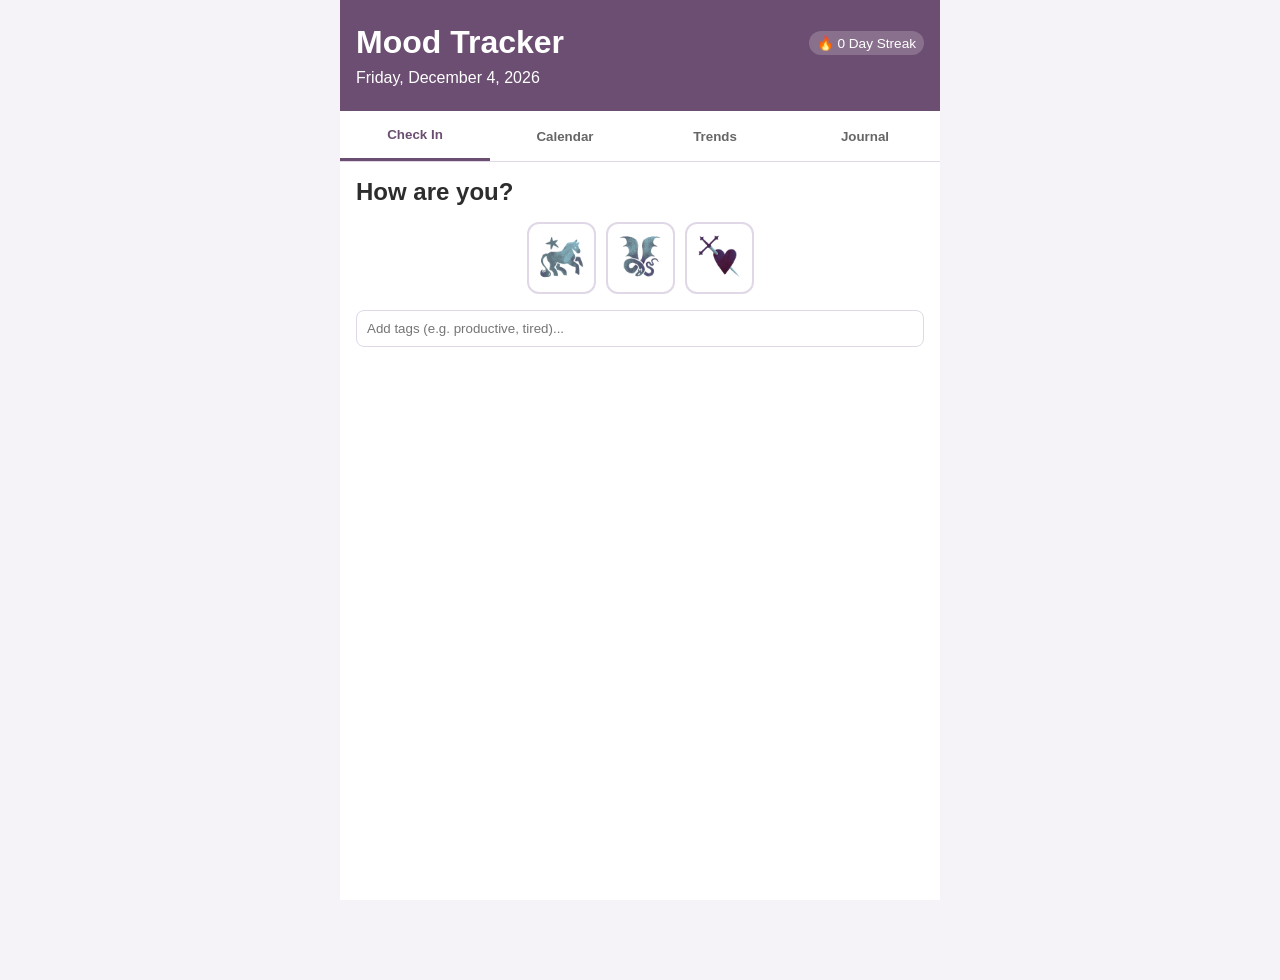
<file: index.html>
<!DOCTYPE html>
<html lang="en">
<head>
    <meta charset="UTF-8">
    <meta name="viewport" content="width=device-width, initial-scale=1.0">
    <title>Mood Tracker</title>
    <link rel="manifest" href="manifest.json">
    <link rel="stylesheet" href="styles.css">
</head>
<body>
    <div id="app">
        <header>
            <div class="header-top">
                <h1>Mood Tracker</h1>
                <div class="header-actions">
                    <span id="streak-counter">🔥 0 Day Streak</span>
                </div>
            </div>
            <div id="current-date"></div>
        </header>

        <nav class="tab-nav">
            <button class="tab-btn active" data-tab="check-in">Check In</button>
            <button class="tab-btn" data-tab="calendar">Calendar</button>
            <button class="tab-btn" data-tab="trends">Trends</button>
            <button class="tab-btn" data-tab="journal">Journal</button>
        </nav>

        <div id="check-in" class="tab-content active">
            <h2>How are you?</h2>
            <div class="mood-buttons">
                <button class="mood-btn" data-mood="good"><img src="good.png" alt="Good"></button>
                <button class="mood-btn" data-mood="neutral"><img src="neutral.png" alt="Neutral"></button>
                <button class="mood-btn" data-mood="bad"><img src="bad.png" alt="Bad"></button>
            </div>
            <input type="text" id="mood-tags" placeholder="Add tags (e.g. productive, tired)...">
        </div>

        <div id="calendar" class="tab-content">
            <div class="calendar-controls">
                <button id="prev-month">‹</button>
                <h2 id="calendar-month"></h2>
                <button id="next-month">›</button>
                <button id="toggle-view-btn">Week View</button>
            </div>
            <div id="calendar-grid"></div>
        </div>

        <div id="trends" class="tab-content">
            <h2>Your Trends</h2>
            
            <div class="theme-switcher">
                <div class="theme-option active" data-theme="default" title="Default Purple"></div>
                <div class="theme-option" data-theme="water-iris" title="Water Iris"></div>
                <div class="theme-option" data-theme="rose-garden" title="Rose Garden"></div>
                <div class="theme-option" data-theme="golden-hour" title="Golden Hour"></div>
                <div class="theme-option" data-theme="deep-teal" title="Deep Teal"></div>
            </div>

            <div id="trend-graph">
                <div class="graph-bars" id="graph-bars"></div>
                <div class="graph-legend">
                    <div class="legend-item">
                        <div class="legend-color good"></div>
                        <span>Good</span>
                    </div>
                    <div class="legend-item">
                        <div class="legend-color neutral"></div>
                        <span>Neutral</span>
                    </div>
                    <div class="legend-item">
                        <div class="legend-color bad"></div>
                        <span>Bad</span>
                    </div>
                </div>
            </div>

            <div id="trends-container">
                <div class="detail-item">
                    <strong>Most Frequent Mood</strong>
                    <div id="top-mood-display">No data yet</div>
                </div>
                <div class="detail-item">
                    <strong>Top Tags</strong>
                    <div id="top-tags-display">No data yet</div>
                </div>
            </div>

            <button id="export-btn">📥 Export All Data</button>
        </div>

        <div id="journal" class="tab-content">
            <div class="journal-controls">
                <input type="text" id="search-journal" placeholder="Search entries...">
                <button id="new-entry-btn">New Entry</button>
            </div>
            <div id="journal-entries"></div>
        </div>

        <div id="day-detail" class="day-detail hidden">
            <button id="close-detail">×</button>
            <h3 id="detail-date"></h3>
            <div id="detail-moods"></div>
            <div id="detail-notes"></div>
        </div>

        <div id="journal-editor" class="journal-editor hidden">
            <button id="close-editor">×</button>
            <input type="text" id="entry-title" placeholder="Title (optional)">
            <textarea id="entry-content" placeholder="Write your thoughts..."></textarea>
            <div class="editor-buttons">
                <button id="save-entry">Save</button>
                <button id="cancel-entry">Cancel</button>
            </div>
        </div>
    </div>

    <script src="app.js"></script>
</body>
</html>
</file>
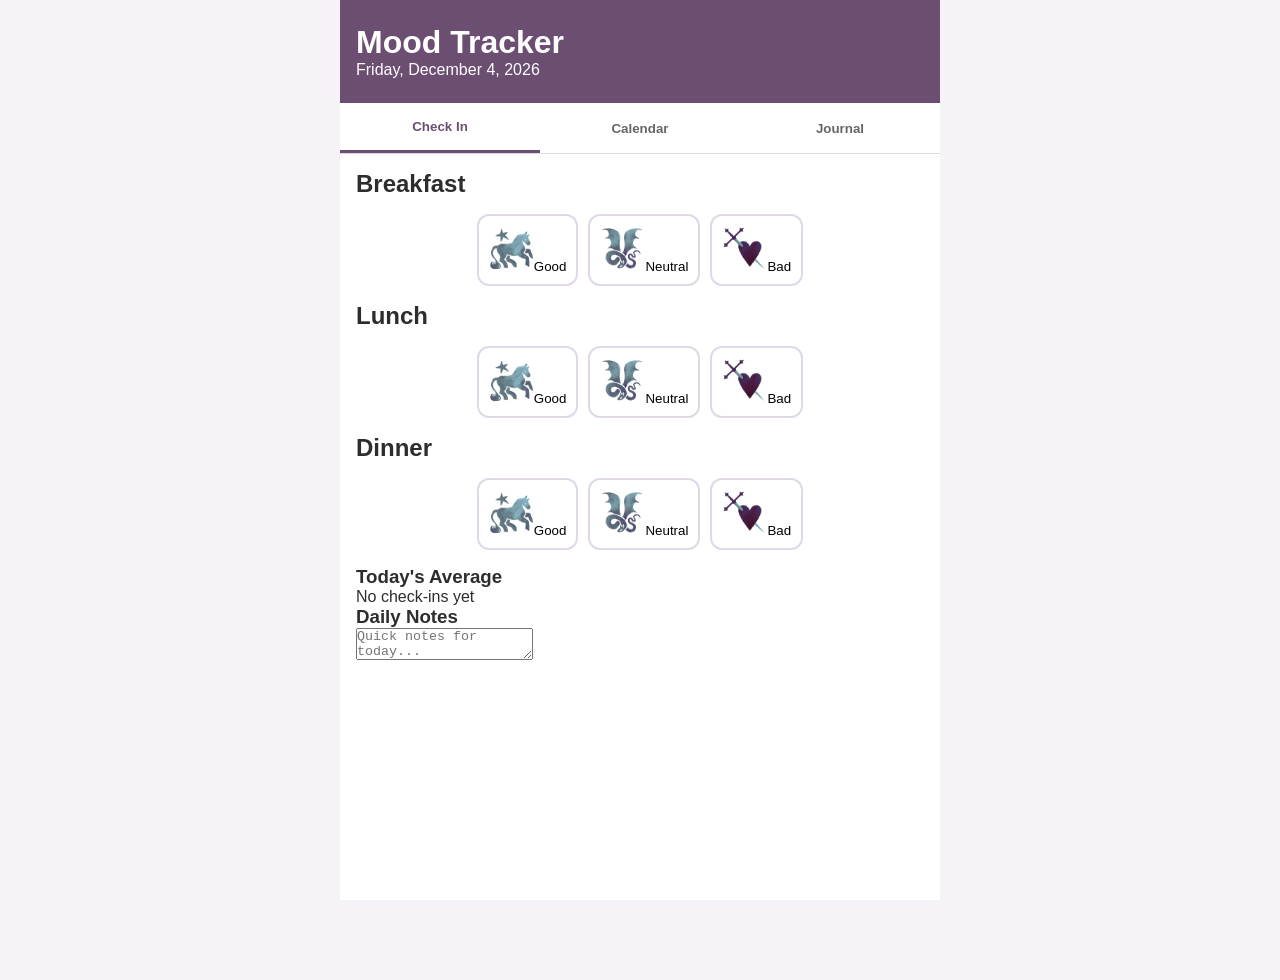
<file: index(1).html>
<!DOCTYPE html>
<html lang="en">
<head>
    <meta charset="UTF-8">
    <meta name="viewport" content="width=device-width, initial-scale=1.0">
    <meta name="theme-color" content="#6B4E71">
    <meta name="apple-mobile-web-app-capable" content="yes">
    <meta name="apple-mobile-web-app-status-bar-style" content="black-translucent">
    <title>Mood Tracker</title>
    <link rel="manifest" href="manifest.json">
    <link rel="apple-touch-icon" href="icon-192.png">
    <link rel="stylesheet" href="styles.css">
</head>
<body>
    <div id="app">
        <header>
            <h1>Mood Tracker</h1>
            <div id="current-date"></div>
        </header>

        <nav class="tab-nav">
            <button class="tab-btn active" data-tab="check-in">Check In</button>
            <button class="tab-btn" data-tab="calendar">Calendar</button>
            <button class="tab-btn" data-tab="journal">Journal</button>
        </nav>

        <!-- Check In Tab -->
        <div id="check-in" class="tab-content active">
            <div class="mood-check-container">
                <div class="check-in-section">
                    <h2>Breakfast</h2>
                    <div class="mood-buttons" data-meal="breakfast">
                        <button class="mood-btn" data-mood="good"><img src="good.png" alt="Good"><span>Good</span></button>
                        <button class="mood-btn" data-mood="neutral"><img src="neutral.png" alt="Neutral"><span>Neutral</span></button>
                        <button class="mood-btn" data-mood="bad"><img src="bad.png" alt="Bad"><span>Bad</span></button>
                    </div>
                    <div class="check-status" data-meal="breakfast"></div>
                </div>

                <div class="check-in-section">
                    <h2>Lunch</h2>
                    <div class="mood-buttons" data-meal="lunch">
                        <button class="mood-btn" data-mood="good"><img src="good.png" alt="Good"><span>Good</span></button>
                        <button class="mood-btn" data-mood="neutral"><img src="neutral.png" alt="Neutral"><span>Neutral</span></button>
                        <button class="mood-btn" data-mood="bad"><img src="bad.png" alt="Bad"><span>Bad</span></button>
                    </div>
                    <div class="check-status" data-meal="lunch"></div>
                </div>

                <div class="check-in-section">
                    <h2>Dinner</h2>
                    <div class="mood-buttons" data-meal="dinner">
                        <button class="mood-btn" data-mood="good"><img src="good.png" alt="Good"><span>Good</span></button>
                        <button class="mood-btn" data-mood="neutral"><img src="neutral.png" alt="Neutral"><span>Neutral</span></button>
                        <button class="mood-btn" data-mood="bad"><img src="bad.png" alt="Bad"><span>Bad</span></button>
                    </div>
                    <div class="check-status" data-meal="dinner"></div>
                </div>

                <div class="daily-average">
                    <h3>Today's Average</h3>
                    <div id="average-display">No check-ins yet</div>
                </div>

                <div class="daily-notes-section">
                    <h3>Daily Notes</h3>
                    <textarea id="daily-notes" placeholder="Quick notes for today..."></textarea>
                </div>
            </div>
        </div>

        <!-- Calendar Tab -->
        <div id="calendar" class="tab-content">
            <div class="calendar-controls">
                <button id="prev-month">‹</button>
                <h2 id="calendar-month"></h2>
                <button id="next-month">›</button>
            </div>
            <div id="calendar-grid"></div>
            <div id="day-detail" class="day-detail hidden">
                <button id="close-detail">×</button>
                <h3 id="detail-date"></h3>
                <div id="detail-moods"></div>
                <div id="detail-notes"></div>
            </div>
        </div>

        <!-- Journal Tab -->
        <div id="journal" class="tab-content">
            <div class="journal-controls">
                <button id="new-entry-btn">New Entry</button>
            </div>
            <div id="journal-entries"></div>
            
            <div id="journal-editor" class="journal-editor hidden">
                <button id="close-editor">×</button>
                <input type="text" id="entry-title" placeholder="Title (optional)">
                <textarea id="entry-content" placeholder="Write your thoughts..."></textarea>
                <div class="editor-buttons">
                    <button id="save-entry">Save</button>
                    <button id="cancel-entry">Cancel</button>
                </div>
            </div>
        </div>
    </div>

    <script src="app.js"></script>
</body>
</html>
</file>
<file: styles.css>
/* RESET & VARIABLES */
* { margin: 0; padding: 0; box-sizing: border-box; }

/* Theme: Default (Purple) */
[data-theme="default"] {
    --primary: #6B4E71;
    --secondary: #8B7A8F;
    --background: #F5F3F7;
    --surface: #FFFFFF;
    --text: #2D2D2D;
    --text-light: #666666;
    --border: #E0D8E6;
    --good: #4CAF50;
    --neutral: #FF9800;
    --bad: #F44336;
    --accent: #9B7FA0;
}

/* Theme: Water Iris (Sage & Cream) */
[data-theme="water-iris"] {
    --primary: #5C7A6C;
    --secondary: #8FA597;
    --background: #F4F0E8;
    --surface: #FEFDFB;
    --text: #3D4A42;
    --text-light: #6B7870;
    --border: #D8DECB;
    --good: #7D9B7F;
    --neutral: #D4A574;
    --bad: #B87568;
    --accent: #C9B896;
}

/* Theme: Rose Garden (Peach & Pink) */
[data-theme="rose-garden"] {
    --primary: #B17B6E;
    --secondary: #C9A89A;
    --background: #FBF3EF;
    --surface: #FFFCFA;
    --text: #4A3832;
    --text-light: #8B7470;
    --border: #E8D5CD;
    --good: #A88F7E;
    --neutral: #D49C78;
    --bad: #B85D5D;
    --accent: #E8B4A0;
}

/* Theme: Golden Hour (Warm Golds) */
[data-theme="golden-hour"] {
    --primary: #A88651;
    --secondary: #C4A578;
    --background: #FAF6EE;
    --surface: #FFFEFB;
    --text: #4A3F2D;
    --text-light: #7E6F52;
    --border: #E5D8BD;
    --good: #8FA66D;
    --neutral: #D6A65C;
    --bad: #B87860;
    --accent: #D4BC8A;
}

/* Theme: Deep Teal (Rich Blues) */
[data-theme="deep-teal"] {
    --primary: #4A6B78;
    --secondary: #6D8A96;
    --background: #EEF3F5;
    --surface: #FAFCFD;
    --text: #2D3E45;
    --text-light: #5E6F76;
    --border: #C9D9DE;
    --good: #6B8E7E;
    --neutral: #8FA3A0;
    --bad: #9A6F6F;
    --accent: #7BA3B0;
}

:root {
    --primary: #6B4E71;
    --secondary: #8B7A8F;
    --background: #F5F3F7;
    --surface: #FFFFFF;
    --text: #2D2D2D;
    --text-light: #666666;
    --border: #E0D8E6;
    --good: #4CAF50;
    --neutral: #FF9800;
    --bad: #F44336;
    --accent: #9B7FA0;
}

body {
    font-family: -apple-system, BlinkMacSystemFont, 'Segoe UI', Roboto, sans-serif;
    background: var(--background);
    color: var(--text);
    padding-bottom: 80px; /* Space for mobile navigation if needed */
}

#app { max-width: 600px; margin: 0 auto; background: var(--surface); min-height: 100vh; }

/* HEADER */
header {
    background: var(--primary);
    color: white;
    padding: 1.5rem 1rem;
    position: sticky;
    top: 0;
    z-index: 100;
}
.header-top { display: flex; justify-content: space-between; align-items: center; margin-bottom: 0.5rem; }
.header-actions { display: flex; gap: 10px; align-items: center; }
#streak-counter { font-size: 0.85rem; background: rgba(255,255,255,0.2); padding: 4px 8px; border-radius: 20px; }

/* TABS */
.tab-nav { display: flex; border-bottom: 1px solid var(--border); background: white; }
.tab-btn { flex: 1; padding: 1rem; border: none; background: none; color: var(--text-light); font-weight: bold; cursor: pointer; }
.tab-btn.active { color: var(--primary); border-bottom: 3px solid var(--primary); }
.tab-content { display: none; padding: 1rem; }
.tab-content.active { display: block; }

/* CALENDAR & WEEK VIEW */
.calendar-controls { display: flex; justify-content: space-between; align-items: center; margin-bottom: 1.5rem; gap: 5px; }
.calendar-controls button { padding: 5px 10px; border: 1px solid var(--border); border-radius: 5px; background: white; cursor: pointer; }
#calendar-grid { display: grid; grid-template-columns: repeat(7, 1fr); gap: 8px; }
.calendar-day { aspect-ratio: 1; display: flex; align-items: center; justify-content: center; background: var(--background); border-radius: 8px; font-size: 0.9rem; cursor: pointer; }
.calendar-day.has-mood { border: 2px solid var(--primary); font-weight: bold; }

/* MODALS (Popups for Day Detail & Journal Editor) */
.day-detail, .journal-editor {
    position: fixed;
    top: 0; left: 0; width: 100%; height: 100%;
    background: var(--surface);
    z-index: 2000;
    padding: 2rem 1rem;
    overflow-y: auto;
}
.day-detail.hidden, .journal-editor.hidden { display: none; }
#close-detail, #close-editor { position: absolute; top: 15px; right: 15px; font-size: 2rem; border: none; background: none; cursor: pointer; }

/* JOURNAL */
.journal-controls { display: flex; gap: 10px; margin-bottom: 1rem; }
#search-journal { flex: 1; padding: 10px; border: 1px solid var(--border); border-radius: 8px; }
#new-entry-btn { padding: 10px 15px; background: var(--primary); color: white; border: none; border-radius: 8px; cursor: pointer; }

.journal-entry { 
    background: white; border: 1px solid var(--border); padding: 1rem; border-radius: 12px; margin-bottom: 1rem; cursor: pointer;
    box-shadow: 0 2px 5px rgba(0,0,0,0.05);
}
.entry-header { display: flex; justify-content: space-between; margin-bottom: 0.5rem; }
.entry-title { font-weight: bold; color: var(--primary); }
.entry-date { font-size: 0.8rem; color: var(--text-light); }

/* EDITOR */
#entry-title { width: 100%; padding: 10px; margin-bottom: 10px; border: 1px solid var(--border); border-radius: 8px; font-size: 1.1rem; }
#entry-content { width: 100%; height: 300px; padding: 10px; border: 1px solid var(--border); border-radius: 8px; resize: none; margin-bottom: 1rem; }
.editor-buttons { display: flex; gap: 10px; }
.editor-buttons button { flex: 1; padding: 15px; border-radius: 8px; border: none; cursor: pointer; font-weight: bold; }
#save-entry { background: var(--primary); color: white; }

/* CHECK IN */
.mood-buttons { display: flex; justify-content: center; gap: 10px; margin: 1rem 0; }
.mood-btn { border: 2px solid var(--border); padding: 10px; border-radius: 12px; background: white; }
.mood-btn.selected { border-color: var(--primary); background: var(--shadow); }
.mood-btn img { width: 45px; }
#mood-tags { width: 100%; padding: 10px; border: 1px solid var(--border); border-radius: 8px; }

#detail-moods {
    max-height: 400px;
    overflow-y: auto;
    margin-top: 20px;
}
.detail-item {
    margin-bottom: 10px;
}

/* TRENDS GRAPH */
#trend-graph {
    width: 100%;
    height: 250px;
    background: var(--background);
    border-radius: 12px;
    padding: 1rem;
    margin: 1.5rem 0;
    position: relative;
}

.graph-bars {
    display: flex;
    align-items: flex-end;
    justify-content: space-around;
    height: 180px;
    gap: 4px;
}

.graph-bar {
    flex: 1;
    display: flex;
    flex-direction: column;
    align-items: center;
    gap: 8px;
}

.bar-stack {
    width: 100%;
    display: flex;
    flex-direction: column-reverse;
    border-radius: 8px 8px 0 0;
    overflow: hidden;
    box-shadow: 0 2px 4px rgba(0,0,0,0.1);
}

.bar-segment {
    width: 100%;
    transition: all 0.3s ease;
}

.bar-segment.good { background: var(--good); }
.bar-segment.neutral { background: var(--neutral); }
.bar-segment.bad { background: var(--bad); }

.bar-label {
    font-size: 0.75rem;
    color: var(--text-light);
    font-weight: 500;
}

.graph-legend {
    display: flex;
    justify-content: center;
    gap: 1.5rem;
    margin-top: 1rem;
    font-size: 0.85rem;
}

.legend-item {
    display: flex;
    align-items: center;
    gap: 0.5rem;
}

.legend-color {
    width: 16px;
    height: 16px;
    border-radius: 4px;
}

/* THEME SWITCHER */
.theme-switcher {
    display: flex;
    gap: 0.5rem;
    padding: 1rem;
    background: var(--surface);
    border-radius: 12px;
    margin-bottom: 1rem;
    flex-wrap: wrap;
}

.theme-option {
    width: 40px;
    height: 40px;
    border-radius: 50%;
    border: 3px solid var(--border);
    cursor: pointer;
    transition: all 0.2s;
    position: relative;
}

.theme-option:hover {
    transform: scale(1.1);
}

.theme-option.active {
    border-color: var(--primary);
    box-shadow: 0 0 0 2px var(--surface), 0 0 0 4px var(--primary);
}

.theme-option[data-theme="default"] {
    background: linear-gradient(135deg, #6B4E71 50%, #8B7A8F 50%);
}

.theme-option[data-theme="water-iris"] {
    background: linear-gradient(135deg, #5C7A6C 50%, #C9B896 50%);
}

.theme-option[data-theme="rose-garden"] {
    background: linear-gradient(135deg, #B17B6E 50%, #E8B4A0 50%);
}

.theme-option[data-theme="golden-hour"] {
    background: linear-gradient(135deg, #A88651 50%, #D4BC8A 50%);
}

.theme-option[data-theme="deep-teal"] {
    background: linear-gradient(135deg, #4A6B78 50%, #7BA3B0 50%);
}

/* EXPORT BUTTON */
#export-btn {
    width: 100%;
    padding: 1rem;
    background: var(--secondary);
    color: white;
    border: none;
    border-radius: 12px;
    font-weight: bold;
    cursor: pointer;
    margin-top: 1rem;
}

#export-btn:hover {
    opacity: 0.9;
}
</file>
